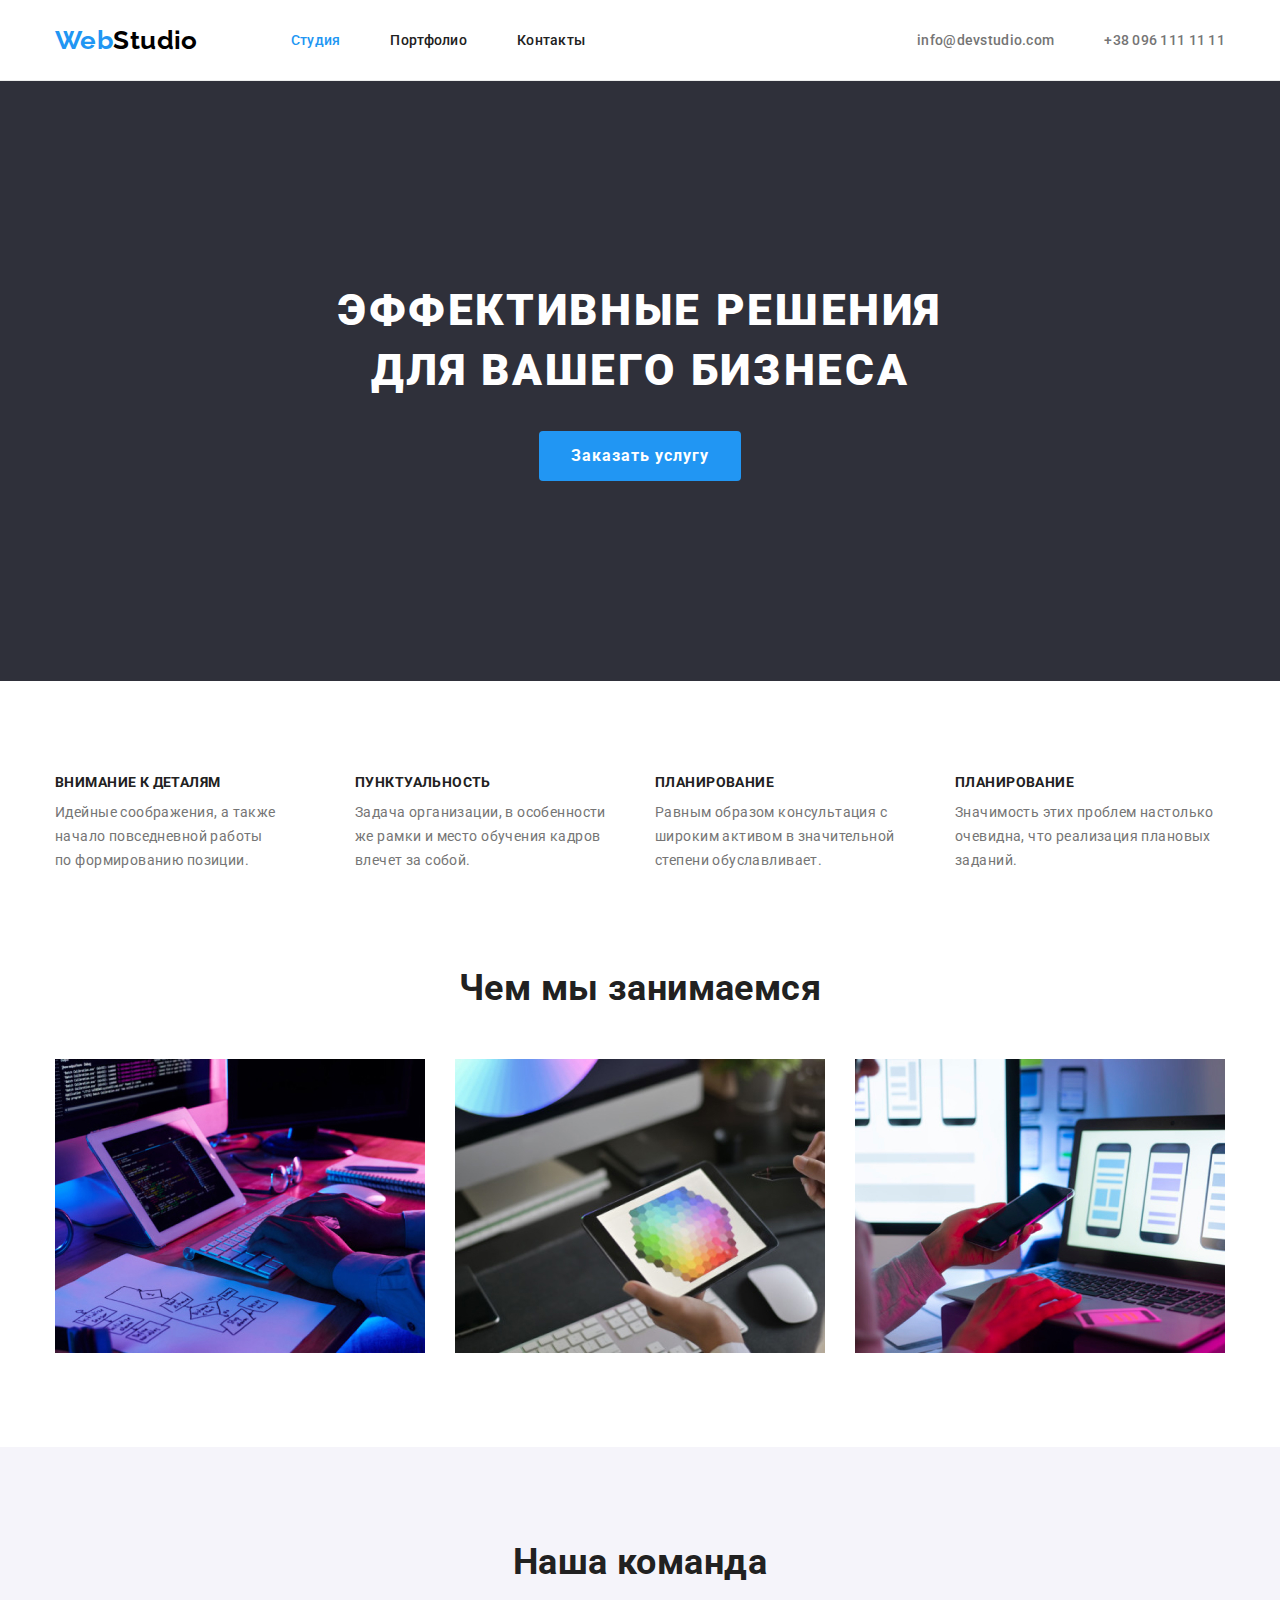
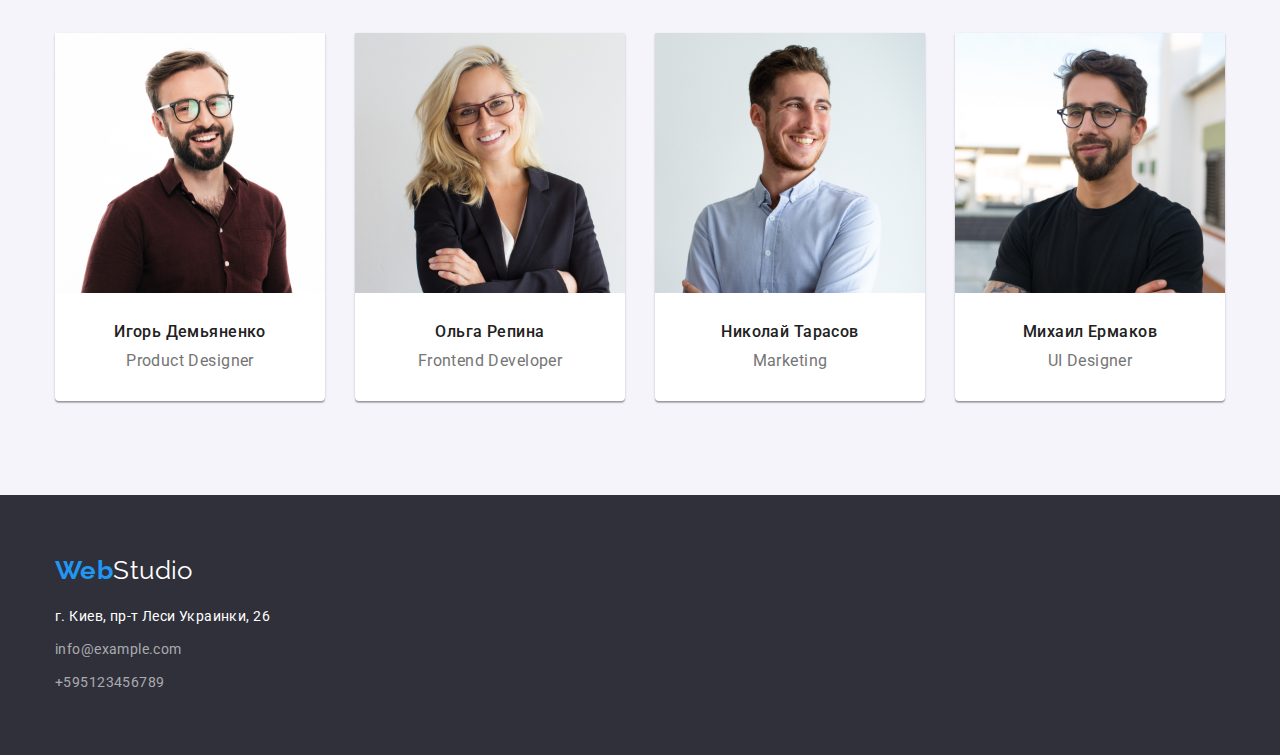
<file: index.html>
<!DOCTYPE html>
<html lang="en">
  <head>
    <meta charset="UTF-8" />
    <meta http-equiv="X-UA-Compatible" content="IE=edge" />
    <meta name="viewport" content="width=device-width, initial-scale=1.0" />
    <link rel="preconnect" href="https://fonts.googleapis.com" />
    <link rel="preconnect" href="https://fonts.gstatic.com" crossorigin />
    <link
      href="https://fonts.googleapis.com/css2?family=Raleway:wght@700&family=Roboto:wght@400;500;700;900&display=swap"
      rel="stylesheet"
    />
    <title>Webstudio</title>
    <link
      rel="stylesheet"
      href="https://cdnjs.cloudflare.com/ajax/libs/modern-normalize/0.6.0/modern-normalize.min.css"
    />
    <link rel="stylesheet" href="./css/styles.css" />
  </head>
  <body>
    <header class="header">
      <!-- Header -->
      <div class="header-container container">
        <nav class="main-nav">
          <a class="logo-link link" href="./index.html"> <span class="logo-web">Web</span>Studio</a>

          <ul class="site-nav list">
            <li class="nav-item">
              <a class="current link" href="./index.html">Студия</a>
            </li>
            <li class="nav-item">
              <a class="link" href="./portfolio.html">Портфолио</a>
            </li>
            <li class="nav-item">
              <a class="link" href="#">Контакты</a>
            </li>
          </ul>
        </nav>

        <ul class="contact list">
          <li class="cnt-item">
            <a class="link" href="mailto:superwebsite@gmail.com">info@devstudio.com</a>
          </li>
          <li class="cnt-item">
            <a class="link" href="tel:+380961111111">+38 096 111 11 11</a>
          </li>
        </ul>
      </div>
    </header>
    <main>
      <section class="hero">
        <!-- Hero -->
        <div class="hero-container container">
          <h1 class="hero-title">Эффективные решения для вашего бизнеса</h1>
          <button type="button" class="hero-button">Заказать услугу</button>
        </div>
      </section>
      <section class="advantages section">
        <!-- Advantages -->
        <div class="container">
          <h2 class="visually-hidden">Our advantages</h2>
          <ul class="advantages-list list">
            <li class="adv-item">
              <h3 class="adv-title">Внимание к деталям</h3>
              <p>
                Идейные соображения, а также <br />
                начало повседневной работы <br />
                по формированию позиции.
              </p>
            </li>
            <li class="adv-item">
              <h3 class="adv-title">Пунктуальность</h3>
              <p>
                Задача организации, в особенности <br />
                же рамки и место обучения кадров <br />
                влечет за собой.
              </p>
            </li>
            <li class="adv-item">
              <h3 class="adv-title">Планирование</h3>
              <p>
                Равным образом консультация с <br />
                широким активом в значительной <br />
                степени обуславливает.
              </p>
            </li>
            <li class="adv-item">
              <h3 class="adv-title">Планирование</h3>
              <p>
                Значимость этих проблем настолько <br />
                очевидна, что реализация плановых <br />
                заданий.
              </p>
            </li>
          </ul>
        </div>
      </section>
      <section class="section no-top-padding">
        <!-- Work -->
        <div class="work container">
          <h2 class="work-title">Чем мы занимаемся</h2>
          <ul class="work-list list">
            <li class="work-item">
              <img src="./images/img1.jpg" alt="" width="370" height="294" />
            </li>
            <li class="work-item">
              <img src="./images/img2.jpg" alt="" width="370" height="294" />
            </li>
            <li class="work-item">
              <img src="./images/img3.jpg" alt="tablet" width="370" height="294" />
            </li>
          </ul>
        </div>
      </section>
      <section class="team section">
        <!-- Team -->
        <div class="team container">
          <h2 class="team-title">Наша команда</h2>
          <ul class="team-list list">
            <li class="team-item">
              <img src="./images/team/team1.jpg" alt="Igor" width="270" height="260" />
              <div class="team-padding">
                <h3 class="team-member">Игорь Демьяненко</h3>
                <p class="team-text">Product Designer</p>
              </div>
            </li>
            <li class="team-item">
              <img src="./images/team/team2.jpg" alt="Olga" width="270" height="260" />
              <div class="team-padding">
                <h3 class="team-member">Ольга Репина</h3>
                <p class="team-text">Frontend Developer</p>
              </div>
            </li>
            <li class="team-item">
              <img src="./images/team/team3.jpg" alt="Nikolai" width="270" height="260" />
              <div class="team-padding">
                <h3 class="team-member">Николай Тарасов</h3>
                <p class="team-text">Marketing</p>
              </div>
            </li>
            <li class="team-item">
              <img src="./images/team/team4.jpg" alt="Michael" width="270" height="260" />
              <div class="team-padding">
                <h3 class="team-member">Михаил Ермаков</h3>
                <p class="team-text">UI Designer</p>
              </div>
            </li>
          </ul>
        </div>
      </section>
    </main>
    <footer class="footer">
      <!-- Footer -->
      <div class="footer-container container">
        <a class="footer-logo link" href="./index.html"><span class="logo-web">Web</span>Studio</a>
        <ul class="footer-nav list">
          <li class="footer-nav-item">
            <a
              class="footer-adress link"
              href="https://goo.gl/maps/U71CDMHyNWdLLS7W7"
              target="_blank"
              rel="noopener noreferrer"
              >г. Киев, пр-т Леси Украинки, 26</a
            >
          </li>
          <li class="footer-nav-item">
            <a class="footer-contact link" href="mailto:info@example.com">info@example.com</a>
          </li>
          <li class="footer-nav-item">
            <a class="footer-contact link" href="tel:+595123456789">+595123456789</a>
          </li>
        </ul>
      </div>
    </footer>
  </body>
</html>
</file>
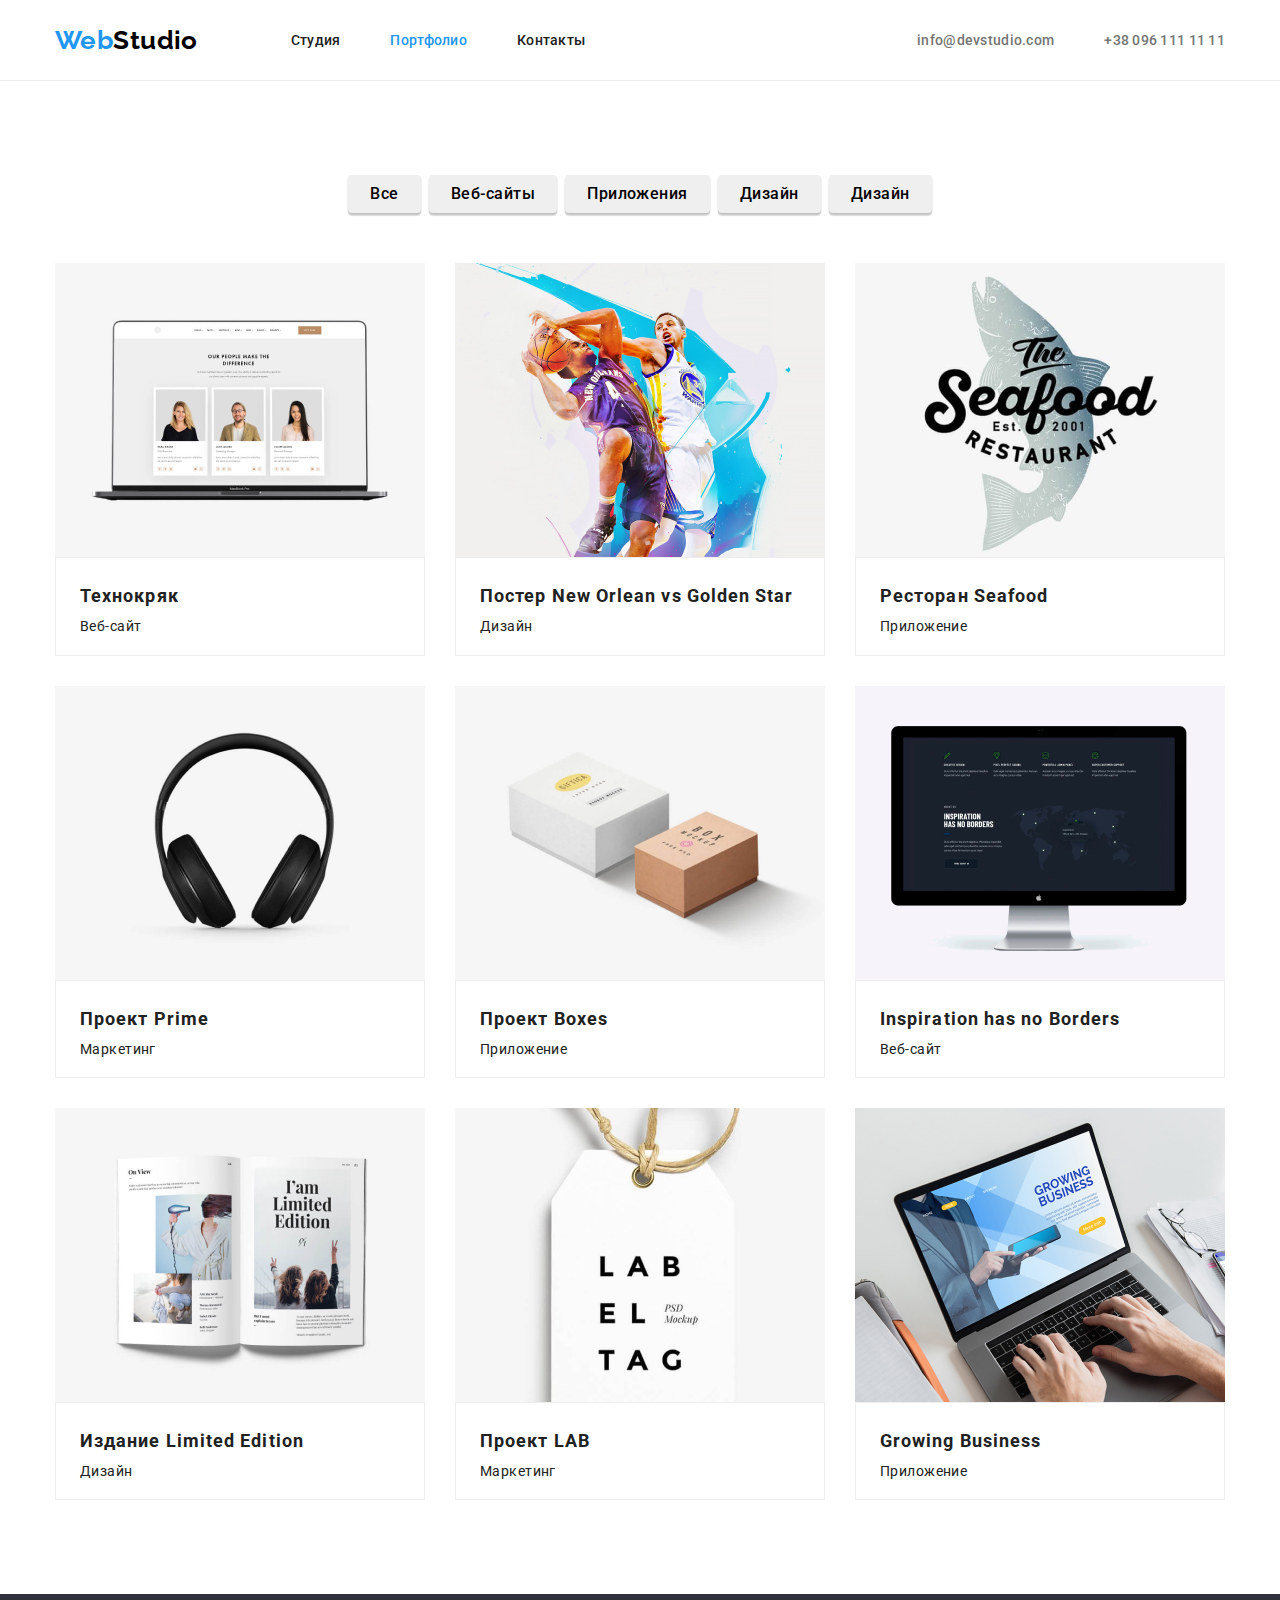
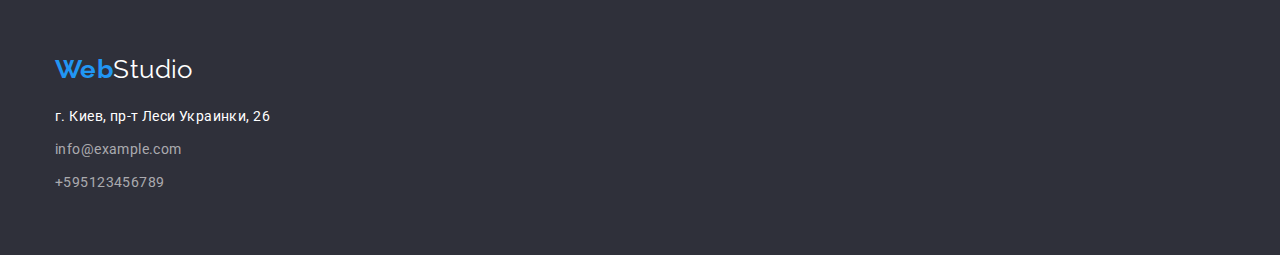
<file: portfolio.html>
<!DOCTYPE html>
<html lang="en">
  <head>
    <meta charset="UTF-8" />
    <meta http-equiv="X-UA-Compatible" content="IE=edge" />
    <meta name="viewport" content="width=device-width, initial-scale=1.0" />
    <link rel="preconnect" href="https://fonts.googleapis.com" />
    <link rel="preconnect" href="https://fonts.gstatic.com" crossorigin />
    <link
      href="https://fonts.googleapis.com/css2?family=Raleway:wght@700&family=Roboto:wght@400;500;700;900&display=swap"
      rel="stylesheet"
    />
    <title>Portfolio</title>
    <link
      rel="stylesheet"
      href="https://cdnjs.cloudflare.com/ajax/libs/modern-normalize/0.6.0/modern-normalize.min.css"
    />
    <link rel="stylesheet" href="./css/styles.css" />
  </head>
  <body>
    <header class="header">
      <!-- Header -->
      <div class="header-container container">
        <nav class="main-nav">
          <a class="logo-link link" href="./index.html"> <span class="logo-web">Web</span>Studio</a>

          <ul class="site-nav list">
            <li class="nav-item">
              <a class="link" href="./index.html">Студия</a>
            </li>
            <li class="nav-item">
              <a class="current link" href="./portfolio.html">Портфолио</a>
            </li>
            <li class="nav-item">
              <a class="link" href="#">Контакты</a>
            </li>
          </ul>
        </nav>

        <ul class="contact list">
          <li class="cnt-item">
            <a class="link" href="mailto:superwebsite@gmail.com">info@devstudio.com</a>
          </li>
          <li class="cnt-item">
            <a class="link" href="tel:+380961111111">+38 096 111 11 11</a>
          </li>
        </ul>
      </div>
    </header>
    <main>
      <section class="portfolio-content section">
        <h1 class="visually-hidden">Portfolio</h1>
        <!-- Portfolio Content -->
        <div class="container">
          <ul class="portfolio-buttons list">
            <li class="item"><button class="p-button" type="button">Все</button></li>
            <li class="item"><button class="p-button" type="button">Веб-сайты</button></li>
            <li class="item"><button class="p-button" type="button">Приложения</button></li>
            <li class="item"><button class="p-button" type="button">Дизайн</button></li>
            <li class="item"><button class="p-button" type="button">Дизайн</button></li>
          </ul>
          <ul class="portfolio-cards list">
            <li class="portfolio-item">
              <img src="./images/portfolio/p-img1.jpg" alt="Laptop" width="370" />
              <div class="portfolio-img-padding">
                <h3 class="portfolio-title">Технокряк</h3>
                <p>Веб-сайт</p>
              </div>
            </li>
            <li class="portfolio-item">
              <img src="./images/portfolio/p-img2.jpg" alt="Basketball" width="370" />
              <div class="portfolio-img-padding">
                <h3 class="portfolio-title">Постер New Orlean vs Golden Star</h3>
                <p>Дизайн</p>
              </div>
            </li>
            <li class="portfolio-item">
              <img src="./images/portfolio/p-img3.jpg" alt="Seafood" width="370" />
              <div class="portfolio-img-padding">
                <h3 class="portfolio-title">Ресторан Seafood</h3>
                <p>Приложение</p>
              </div>
            </li>
            <li class="portfolio-item">
              <img src="./images/portfolio/p-img4.jpg" alt="Headphones" width="370" />
              <div class="portfolio-img-padding">
                <h3 class="portfolio-title">Проект Prime</h3>
                <p>Маркетинг</p>
              </div>
            </li>
            <li class="portfolio-item">
              <img src="./images/portfolio/p-img5.jpg" alt="Boxes" width="370" />
              <div class="portfolio-img-padding">
                <h3 class="portfolio-title">Проект Boxes</h3>
                <p>Приложение</p>
              </div>
            </li>
            <li class="portfolio-item">
              <img src="./images/portfolio/p-img6.jpg" alt="Imac" width="370" />
              <div class="portfolio-img-padding">
                <h3 class="portfolio-title">Inspiration has no Borders</h3>
                <p>Веб-сайт</p>
              </div>
            </li>
            <li class="portfolio-item">
              <img src="./images/portfolio/p-img7.jpg" alt="Book" width="370" />
              <div class="portfolio-img-padding">
                <h3 class="portfolio-title">Издание Limited Edition</h3>
                <p>Дизайн</p>
              </div>
            </li>
            <li class="portfolio-item">
              <img src="./images/portfolio/p-img8.jpg" alt="LAB" width="370" />
              <div class="portfolio-img-padding">
                <h3 class="portfolio-title">Проект LAB</h3>
                <p>Маркетинг</p>
              </div>
            </li>
            <li class="portfolio-item">
              <img src="./images/portfolio/p-img9.jpg" alt="Growing Business" width="370" />
              <div class="portfolio-img-padding">
                <h3 class="portfolio-title">Growing Business</h3>
                <p>Приложение</p>
              </div>
            </li>
          </ul>
        </div>
      </section>
    </main>
    <footer class="footer">
      <!-- Footer -->
      <div class="footer-container container">
        <a class="footer-logo link" href="./index.html"><span class="logo-web">Web</span>Studio</a>
        <ul class="footer-nav list">
          <li class="footer-nav-item">
            <a
              class="footer-adress link"
              href="https://goo.gl/maps/U71CDMHyNWdLLS7W7"
              target="_blank"
              rel="noopener noreferrer"
              >г. Киев, пр-т Леси Украинки, 26</a
            >
          </li>
          <li class="footer-nav-item">
            <a class="footer-contact link" href="mailto:info@example.com">info@example.com</a>
          </li>
          <li class="footer-nav-item">
            <a class="footer-contact link" href="tel:+595123456789">+595123456789</a>
          </li>
        </ul>
      </div>
    </footer>
  </body>
</html>
</file>
<file: css/styles.css>
/* this file contains styles for all hmtl-files */
:root {
  --main-text-color: #212121;
  --bg-color: #ffffff;
  --paragraph-color: #757575;
  --accent-color: #2196f3;
  --contact-header-color: #757575;
  --header-border-color: #ececec;
  --logo-web-color: #000000;
  --hero-color: #ffffff;
  --hero-bg-color: #2f303a;
  --button-color: #ffffff;
  --hero-button-bg-color: #2196f3;
  --hero-button-hover-focus: #188ce8;
  --team-bg-color: #f5f4fa;
  --team-item-bg-color: #ffffff;
  --potfolio-border: #eeeeee;
  --footer-bg-color: #2f303a;
  --footer-address-color: #ffffff;
  --footer-contact-color: rgba(255, 255, 255, 0.6);
  --footer-logo-color: #ffffff;
}

body {
  font-family: 'Roboto', sans-serif;
  color: var(--main-text-color);
  background-color: var(--bg-color);
  font-size: 14px;
  line-height: 1.17;
  letter-spacing: 0.03em;
}

h1,
h2,
h3,
h4,
h5,
h6,
p {
  margin: 0;
}

img {
  display: block;
  max-width: 100%;
  height: auto;
}

.link {
  text-decoration: none;
}

.list {
  list-style: none;
  padding-left: 0;
  margin: 0;
}

.visually-hidden {
  position: absolute;
  width: 1px;
  height: 1px;
  margin: -1px;
  border: 0;
  padding: 0;

  white-space: nowrap;
  clip-path: inset(100%);
  clip: rect(0 0 0 0);
  overflow: hidden;
}

.container {
  margin-left: auto;
  margin-right: auto;
  padding-left: 15px;
  padding-right: 15px;
  width: 1200px;
}

.section {
  padding-top: 94px;
  padding-bottom: 94px;
}

.section.no-top-padding {
  padding-top: 0;
  padding-bottom: 94px;
}

/* --------------------------- Header --------------------------------- */

.header {
  border-bottom: 1px solid var(--header-border-color);
}

.header-container {
  display: flex;
}

.main-nav {
  display: flex;
  align-items: center;
}

.site-nav {
  display: flex;
  margin-left: 93px;
}

.site-nav .nav-item + .nav-item {
  margin-left: 50px;
}

.logo-link {
  color: var(--logo-web-color);
  font-family: 'Raleway', sans-serif;
  font-weight: 700;
  font-size: 26px;
  line-height: 1.19;
}

.logo-web {
  color: var(--accent-color);
  font-family: 'Raleway', sans-serif;
  font-weight: 700;
}

.site-nav .link {
  display: block;
  padding-top: 32px;
  padding-bottom: 32px;

  color: var(--main-text-color);
  font-weight: 500;
  letter-spacing: 0.02em;
}

.current.link {
  color: var(--accent-color);
}

.site-nav .link:hover,
.site-nav .link:focus {
  color: var(--accent-color);
}

.contact {
  display: flex;
  margin-left: auto;
}

.contact .cnt-item + .cnt-item {
  margin-left: 50px;
}

.contact .link {
  display: block;
  padding-top: 32px;
  padding-bottom: 32px;
  font-weight: 500;
  color: var(--contact-header-color);
  letter-spacing: 0.02em;
}
.contact .link:hover,
.contact .link:focus {
  color: var(--accent-color);
}

/*------------------------------ Hero -----------------------------*/

.hero {
  padding-top: 200px;
  padding-bottom: 200px;

  background-color: var(--hero-bg-color);
  text-align: center;
}
.hero-container {
  display: block;
}
.hero-title {
  margin-left: auto;
  margin-right: auto;
  margin-bottom: 30px;
  width: 696px;

  color: var(--hero-color);
  font-weight: 900;
  font-size: 44px;
  line-height: 1.36;
  text-align: center;
  letter-spacing: 0.06em;
  text-transform: uppercase;
}
.hero-button {
  padding: 10px 32px;
  border: none;
  border-radius: 4px;

  color: var(--button-color);
  background-color: var(--hero-button-bg-color);
  font-family: inherit;
  font-size: 16px;
  line-height: 1.88;
  font-weight: 700;
  letter-spacing: 0.06em;
  cursor: pointer;
}

.hero-button :hover,
.hero-button:focus {
  background-color: var(--hero-button-hover-focus);
}

/* -------------------------- Advantages -------------------------- */

.advantages-list {
  display: flex;
}

.adv-item {
  min-width: 270px;
}

.advantages .adv-item + .adv-item {
  margin-left: 30px;
}

.adv-title {
  text-transform: uppercase;
  font-size: 14px;
  line-height: 1.14;
}
.advantages p {
  margin-top: 10px;

  line-height: 1.71;
  font-weight: 400;
  color: var(--paragraph-color);
}

/* ----------------------------- Work ----------------------------- */

.work {
  display: block;
  text-align: center;
}

.work-title {
  margin-bottom: 50px;

  font-size: 36px;
}

.work-list {
  display: flex;
  padding-left: 0;
}

.work .work-item + .work-item {
  margin-left: 30px;
}

/* ------------------------------ Team -----------------------------*/

.team {
  display: block;

  background: var(--team-bg-color);
}

.team-padding {
  padding-top: 30px;
  padding-bottom: 30px;
}

.team-title {
  margin-bottom: 50px;

  font-size: 36px;
  font-weight: 700;
  text-align: center;
}

.team-list {
  display: flex;
}

.team .team-item + .team-item {
  margin-left: 30px;
}

.team-item {
  border-radius: 0px 0px 4px 4px;
  width: 270px;
  box-shadow: 0px 1px 3px rgba(0, 0, 0, 0.12), 0px 1px 1px rgba(0, 0, 0, 0.14),
    0px 2px 1px rgba(0, 0, 0, 0.2);

  background-color: var(--team-item-bg-color);
}

.team-member {
  margin-bottom: 10px;

  font-size: 16px;
  font-weight: 500;
  text-align: center;
}

.team-text {
  color: var(--paragraph-color);
  font-weight: 400;
  font-size: 16px;
  text-align: center;
}

/* -------------------------- Portfolio -------------------------- */

.portfolio-content .container {
  display: block;
}

.portfolio-buttons {
  display: flex;
  padding-left: 0;
  margin-bottom: 50px;
  justify-content: center;
}

.portfolio-buttons button {
  padding: 6px 22px;
  border: none;
  border-radius: 4px;
  box-shadow: 0px 3px 1px rgba(0, 0, 0, 0.1), 0px 1px 2px rgba(0, 0, 0, 0.08),
    0px 2px 2px rgba(0, 0, 0, 0.12);

  font-family: inherit;
  font-size: 16px;
  font-weight: 500;
  line-height: 1.62;
  letter-spacing: 0.03em;
  cursor: pointer;
}

.portfolio-buttons .item + .item {
  margin-left: 8px;
}

.portfolio-buttons button:hover,
.portfolio-buttons button:focus {
  background-color: var(--accent-color);
  color: var(--button-color);
}

.portfolio-cards {
  display: flex;
  flex-wrap: wrap;
}

.portfolio-item {
  max-width: 370px;
}

.portfolio-item:nth-child(n + 4) {
  margin-top: 30px;
}

.portfolio-item:not(:nth-child(3n + 1)) {
  margin-left: 30px;
}

.portfolio-img-padding {
  border: 1px solid var(--potfolio-border);
  padding: 20px 24px;
}

.portfolio-title {
  margin-bottom: 4px;
  font-size: 18px;
  font-weight: 700;
  line-height: 2;
  letter-spacing: 0.06em;
}

.portfolio-images p {
  color: var(--paragraph-color);
  font-size: 16px;
  font-weight: 400;
  line-height: 1.88;
}

/*------------------------------ Footer -----------------------------*/

.footer {
  padding-top: 60px;
  padding-bottom: 60px;
  background-color: var(--footer-bg-color);
}

.footer-container {
  display: block;
}

.footer-logo {
  font-family: 'Raleway', sans-serif;
  color: var(--footer-logo-color);
  font-size: 26px;
}

.footer-nav {
  padding-left: 0;
  margin-top: 20px;
}

.footer-nav .footer-nav-item + .footer-nav-item {
  margin-top: 9px;
}

.footer-contact {
  color: var(--footer-contact-color);
  font-weight: 400;
  line-height: 1.71;
}

.footer-adress {
  color: var(--footer-address-color);
  font-weight: 400;
  line-height: 1.71;
}

.footer-nav .link:hover,
.footer-nav .link:focus {
  color: var(--accent-color);
}
</file>
